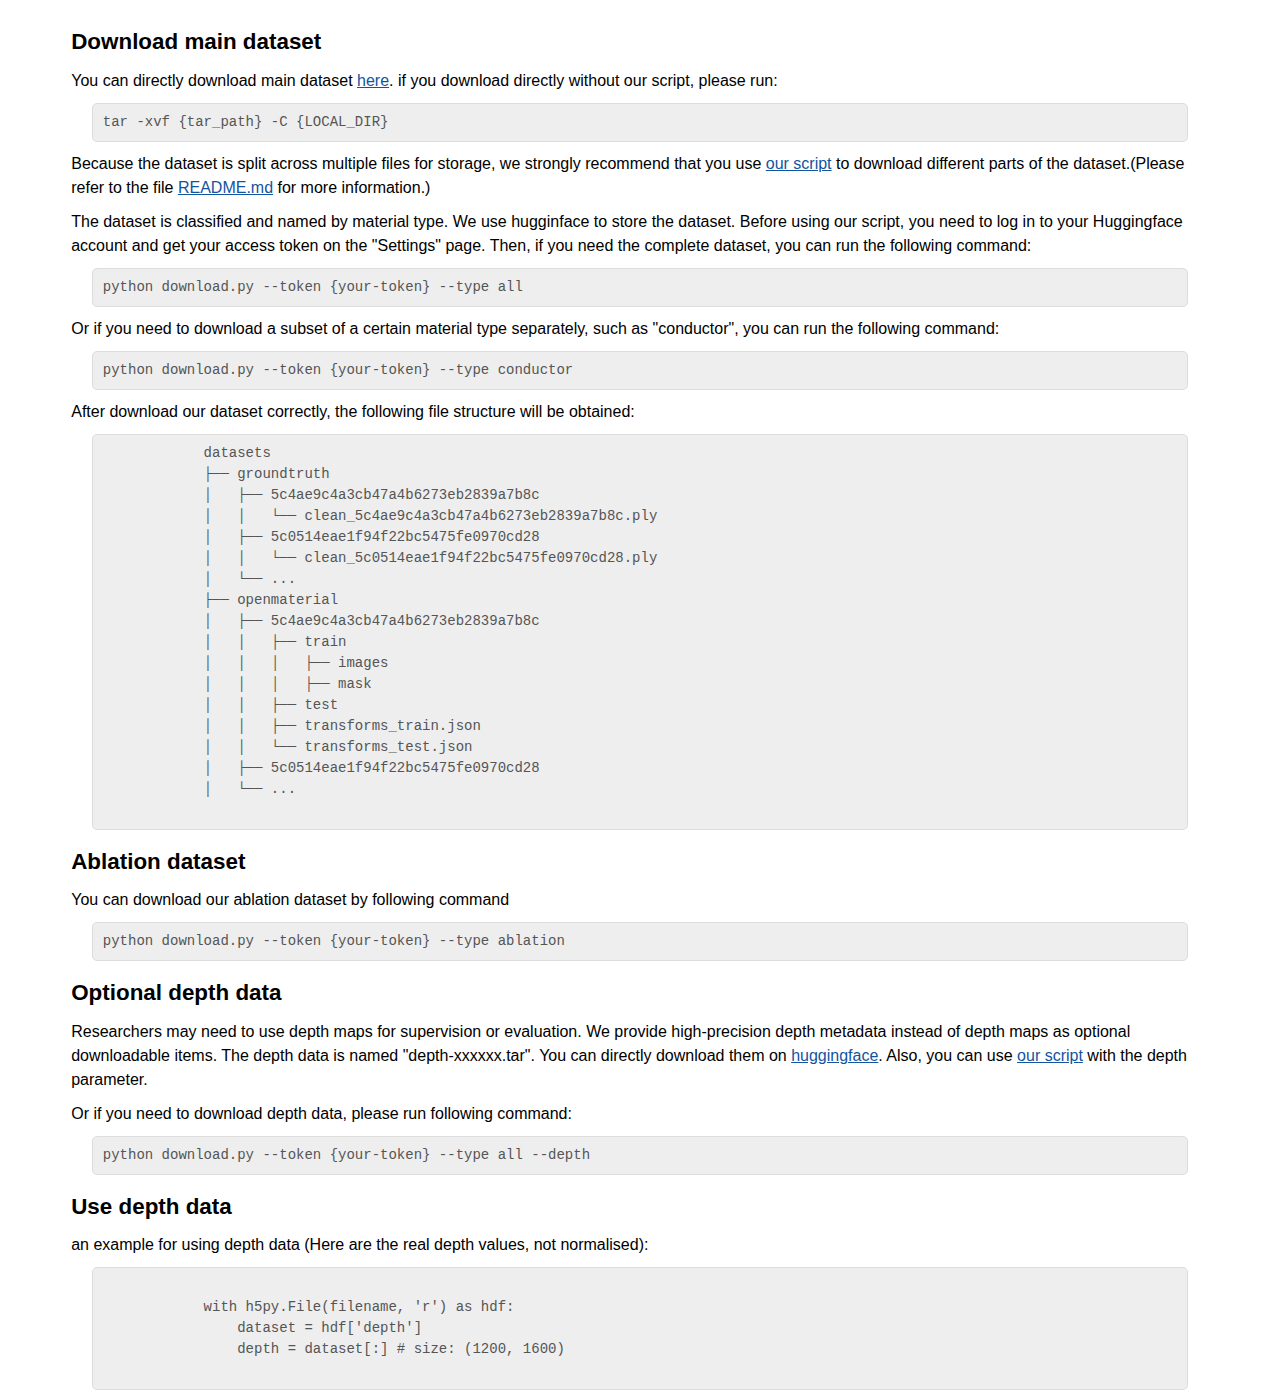
<file: static/home/download.html>
<!DOCTYPE html>
<html lang="en">

<head>
    <meta charset="UTF-8">
    <meta name="viewport" content="width=device-width, initial-scale=1.0">
    <title>3D Shape Reconstruction</title>
    <style>
        html,
        body {
            margin-top: 10px;
            font-family: Arial, sans-serif;
            overflow: visible;
        }

        .section {
            width: 100%;
            height: auto;
            overflow: visible;
        }

        .section-title {
            font-size: 1.4em;
            margin-top: 15px;
            text-align: left;
            font-weight: bold;
        }

        .container-tex {
            width: 90%;
            margin: 10px auto;
            justify-content: center;
            text-align: left;
        }

        a {
            color: #1154a0;
            font-weight: normal;
            text-decoration: underline;
        }

        a:visited {
            color: #1154a0;
        }

        a:hover {
            color: darkblue;
        }

        a:active {
            color: red;
        }

        p {
            width: 90%;
            margin: 10px auto;
            justify-content: center;
            text-align: left;
            line-height: 1.5;
        }

        pre {
            width: 85%;
            color: #555;
            margin: 8px auto;
            padding: 8px 10px;
            background: #eee;
            border: 1px solid #ddd;
            border-radius: 5px;
            overflow: auto;
            font-family: Consolas, "Courier New", monospace;
            font-size: 14px;
            line-height: 1.5;
        }

        code {
            margin: 0, auto;
            font-family: inherit;
            color: #555;
            line-height: 1.5;
        }

        pre:first-child {
            margin: 10px auto;
        }
    </style>
</head>

<body>
    <section class="section">
        <p class="section-title">Download main dataset</p>
        <p>
            You can directly download main dataset <a href="https://huggingface.co/datasets/EPFL-CVLab/OpenMaterial/"
                target="_blank">here</a>.

            if you download directly without our script, please run:
        <pre>tar -xvf {tar_path} -C {LOCAL_DIR}</pre>
        </p>
        <p>
            Because the dataset is split across multiple files for storage, we strongly recommend that you use <a
                href="https://github.com/Christy61/OpenMaterial/blob/master/download.py" target="_blank">our
                script</a> to download different parts of the dataset.(Please refer to the file <a
                href="https://github.com/Christy61/OpenMaterial/blob/master/README.md" target="_blank">README.md</a> for
            more information.)
        </p>
        <p>
            The dataset is classified and named by material type. We use hugginface to store the dataset.
            Before using our script, you need to log in to your Huggingface account and get your access token on the
            "Settings" page. Then, if you need the complete dataset, you can run the following command:
        <pre>python download.py --token {your-token} --type all</pre>
        </p>
        <p>
            Or if you need to download a subset of a certain material type separately, such as "conductor", you can run
            the following command:
        <pre>python download.py --token {your-token} --type conductor</pre>
        </p>
        <p>
            After download our dataset correctly, the following file structure will be obtained:
        <pre>
            datasets
            ├── groundtruth
            │   ├── 5c4ae9c4a3cb47a4b6273eb2839a7b8c
            │   │   └── clean_5c4ae9c4a3cb47a4b6273eb2839a7b8c.ply
            │   ├── 5c0514eae1f94f22bc5475fe0970cd28
            │   │   └── clean_5c0514eae1f94f22bc5475fe0970cd28.ply
            │   └── ... 
            ├── openmaterial
            │   ├── 5c4ae9c4a3cb47a4b6273eb2839a7b8c
            │   │   ├── train
            │   │   │   ├── images
            │   │   │   ├── mask
            │   │   ├── test
            │   │   ├── transforms_train.json
            │   │   └── transforms_test.json
            │   ├── 5c0514eae1f94f22bc5475fe0970cd28
            │   └── ... 
        </pre>
        </p>
        <p class="section-title">Ablation dataset</p>
        <p>
            You can download our ablation dataset by following command
        <pre>python download.py --token {your-token} --type ablation</pre>
        </p>
        <p class="section-title">Optional depth data</p>
        <p>
            Researchers may need to use depth maps for supervision or evaluation. We provide high-precision depth
            metadata instead of depth maps as optional downloadable items.
            The depth data is named "depth-xxxxxx.tar". You can directly download them on <a
                href="https://huggingface.co/datasets/EPFL-CVLab/OpenMaterial/" target="_blank">huggingface</a>.
            Also, you can use <a href="https://github.com/Christy61/OpenMaterial/blob/master/download.py"
                target="_blank">our
                script</a> with the depth parameter.
        </p>
        <p>
            Or if you need to download depth data, please run following command:
        <pre>python download.py --token {your-token} --type all --depth</pre>
        </p>
        <p class="section-title">Use depth data</p>
        <p>
            an example for using depth data (Here are the real depth values, not normalised):
        <pre><code>
            with h5py.File(filename, 'r') as hdf:
                dataset = hdf['depth']
                depth = dataset[:] # size: (1200, 1600)
        </code></pre>
        </p>
    </section>
</body>

</html>
</file>
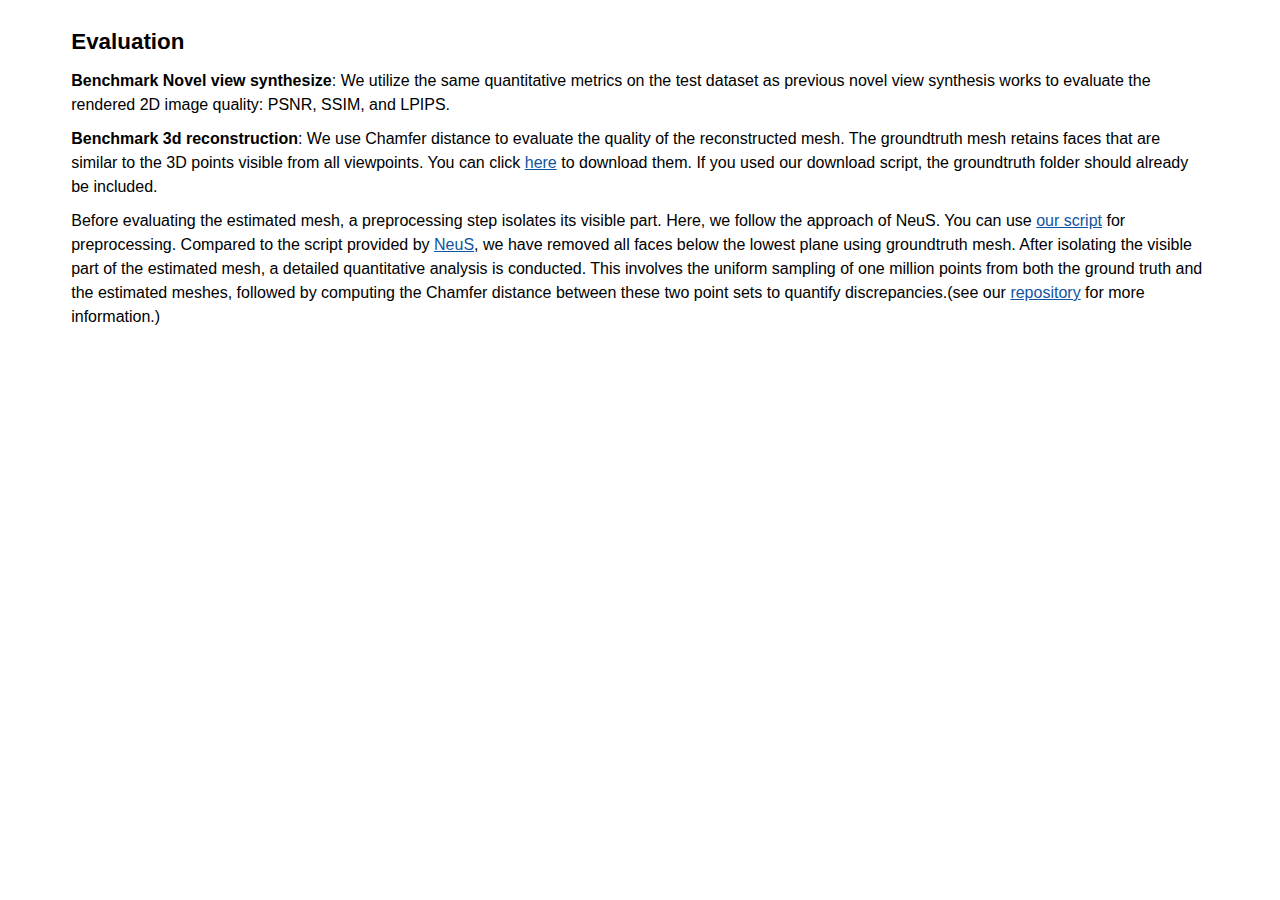
<file: static/home/eval.html>
<!DOCTYPE html>
<html lang="en">

<head>
    <meta charset="UTF-8">
    <meta name="viewport" content="width=device-width, initial-scale=1.0">
    <title>3D Shape Reconstruction</title>
    <style>
        html,
        body {
            margin-top: 10px;
            font-family: Arial, sans-serif;
            overflow: visible;
        }

        .section {
            width: 100%;
            height: fit-content;
            overflow: visible;
        }

        .section-title {
            font-size: 1.4em;
            margin-top: 15px;
            text-align: left;
            font-weight: bold;
        }

        .container-tex {
            width: 90%;
            margin: 10px auto;
            justify-content: center;
            text-align: left;
        }

        a {
            color: #1154a0;
            font-weight: normal;
            text-decoration: underline;
            line-height: 1.5;
        }

        a:visited {
            color: #1154a0;
        }

        a:hover {
            color: darkblue;
        }

        a:active {
            color: red;
        }

        p {
            width: 90%;
            margin: 10px auto;
            justify-content: center;
            text-align: left;
            line-height: 1.5;
        }
    </style>
</head>

<body>
    <section class="section">
        <p class="section-title">Evaluation</p>
        <p>
            <b>Benchmark Novel view synthesize</b>: We utilize the same quantitative metrics on the test dataset as
            previous novel view synthesis works to evaluate the rendered 2D image quality: PSNR, SSIM, and LPIPS.
        </p>
        <p>
            <b>Benchmark 3d reconstruction</b>: We use Chamfer distance to evaluate the quality of the reconstructed
            mesh.
            The groundtruth mesh retains faces that are similar to the 3D points visible from all
            viewpoints. You can click <a
                href="https://huggingface.co/datasets/EPFL-CVLab/OpenMaterial/blob/main/groundtruth.tar"
                target="_blank">here</a> to download them. If you used our download script, the groundtruth folder
            should already be included.
        </p>
        <p>
            Before evaluating the estimated mesh, a preprocessing step isolates its visible part. Here, we
            follow the approach of NeuS. You can use <a
                href="https://github.com/Christy61/OpenMaterial/blob/master/Openmaterial-main/eval/clean_mesh.py"
                target="_blank">our script</a> for preprocessing. Compared to the script provided by
            <a href="https://github.com/xxlong0/SparseNeuS/blob/main/evaluation/clean_mesh.py" target="_blank">NeuS</a>,
            we have removed all faces below the lowest plane using groundtruth mesh.
            After isolating the visible part of the estimated mesh, a detailed quantitative
            analysis is conducted. This involves the uniform sampling of one million points from both the ground
            truth and the estimated meshes, followed by computing the Chamfer distance between these two point sets to
            quantify discrepancies.(see our <a href="https://github.com/Christy61/OpenMaterial"
                target="_blank">repository</a> for more information.)
        </p>
    </section>
</body>

</html>
</file>
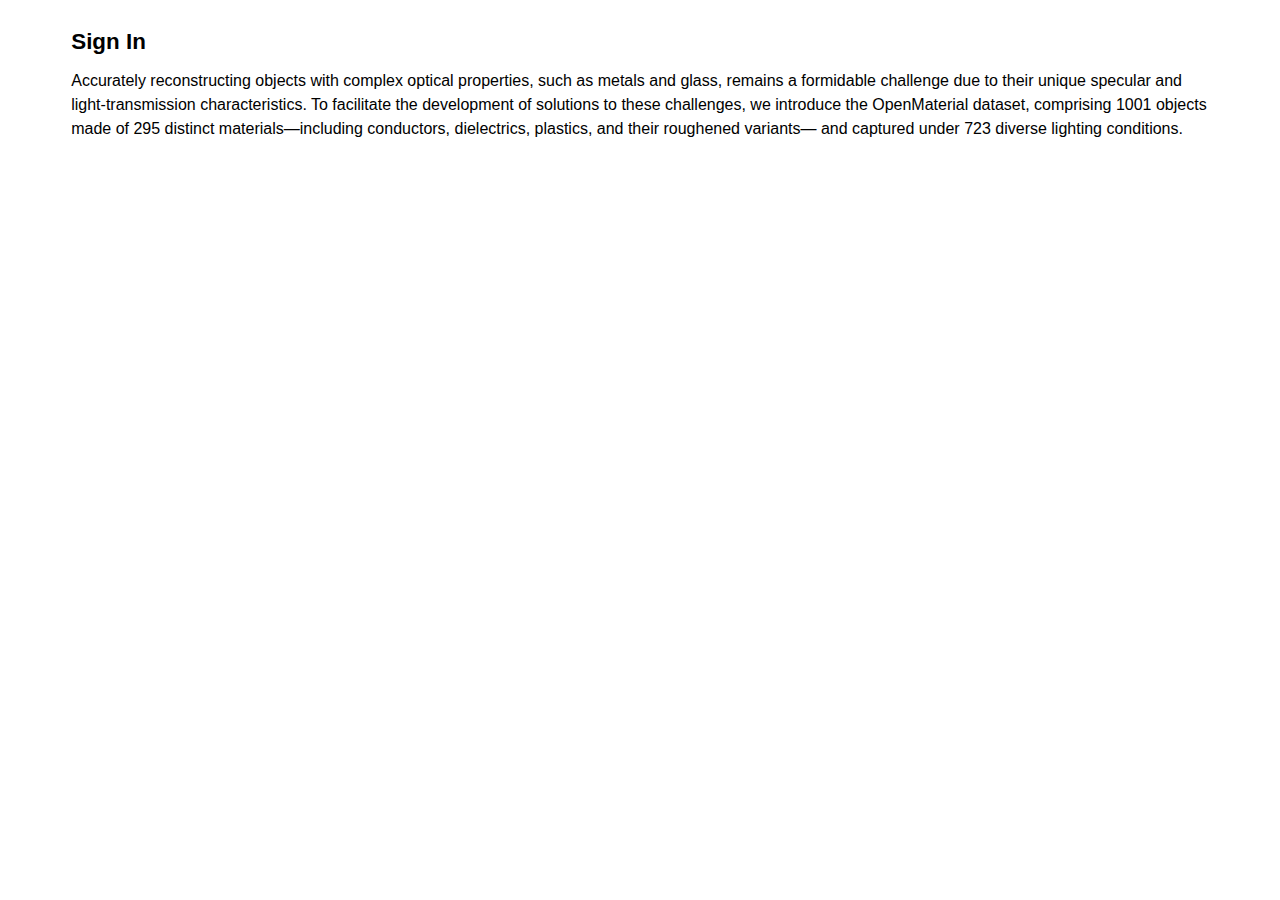
<file: static/home/submit.html>
<!DOCTYPE html>
<html lang="en">

<head>
    <meta charset="UTF-8">
    <meta name="viewport" content="width=device-width, initial-scale=1.0">
    <title>3D Shape Reconstruction</title>
    <style>
        html,
        body {
            margin-top: 10px;
            font-family: Arial, sans-serif;
            overflow: visible;
        }

        .section {
            width: 100%;
            height: fit-content;
            overflow: visible;
        }

        .section-title {
            font-size: 1.4em;
            margin-top: 15px;
            text-align: left;
            font-weight: bold;
        }

        .container-tex {
            width: 90%;
            margin: 10px auto;
            justify-content: center;
            text-align: left;
        }

        a {
            color: #1154a0;
            font-weight: normal;
            text-decoration: underline;
            line-height: 1.5;
        }

        a:visited {
            color: #1154a0;
        }

        a:hover {
            color: darkblue;
        }

        a:active {
            color: red;
        }

        p {
            width: 90%;
            margin: 10px auto;
            justify-content: center;
            text-align: left;
            line-height: 1.5;
        }
    </style>
</head>

<body>
    <section class="section">
        <p class="section-title">Sign In</p>
        <p>
            Accurately reconstructing objects with complex optical properties, such as metals and glass, remains a
            formidable challenge due to their unique specular and light-transmission characteristics. To facilitate
            the
            development of solutions to these challenges, we introduce the OpenMaterial dataset, comprising 1001
            objects made of 295 distinct materials—including conductors, dielectrics, plastics, and their roughened
            variants—
            and captured under 723 diverse lighting conditions.
        </p>
    </section>
</body>

</html>
</file>
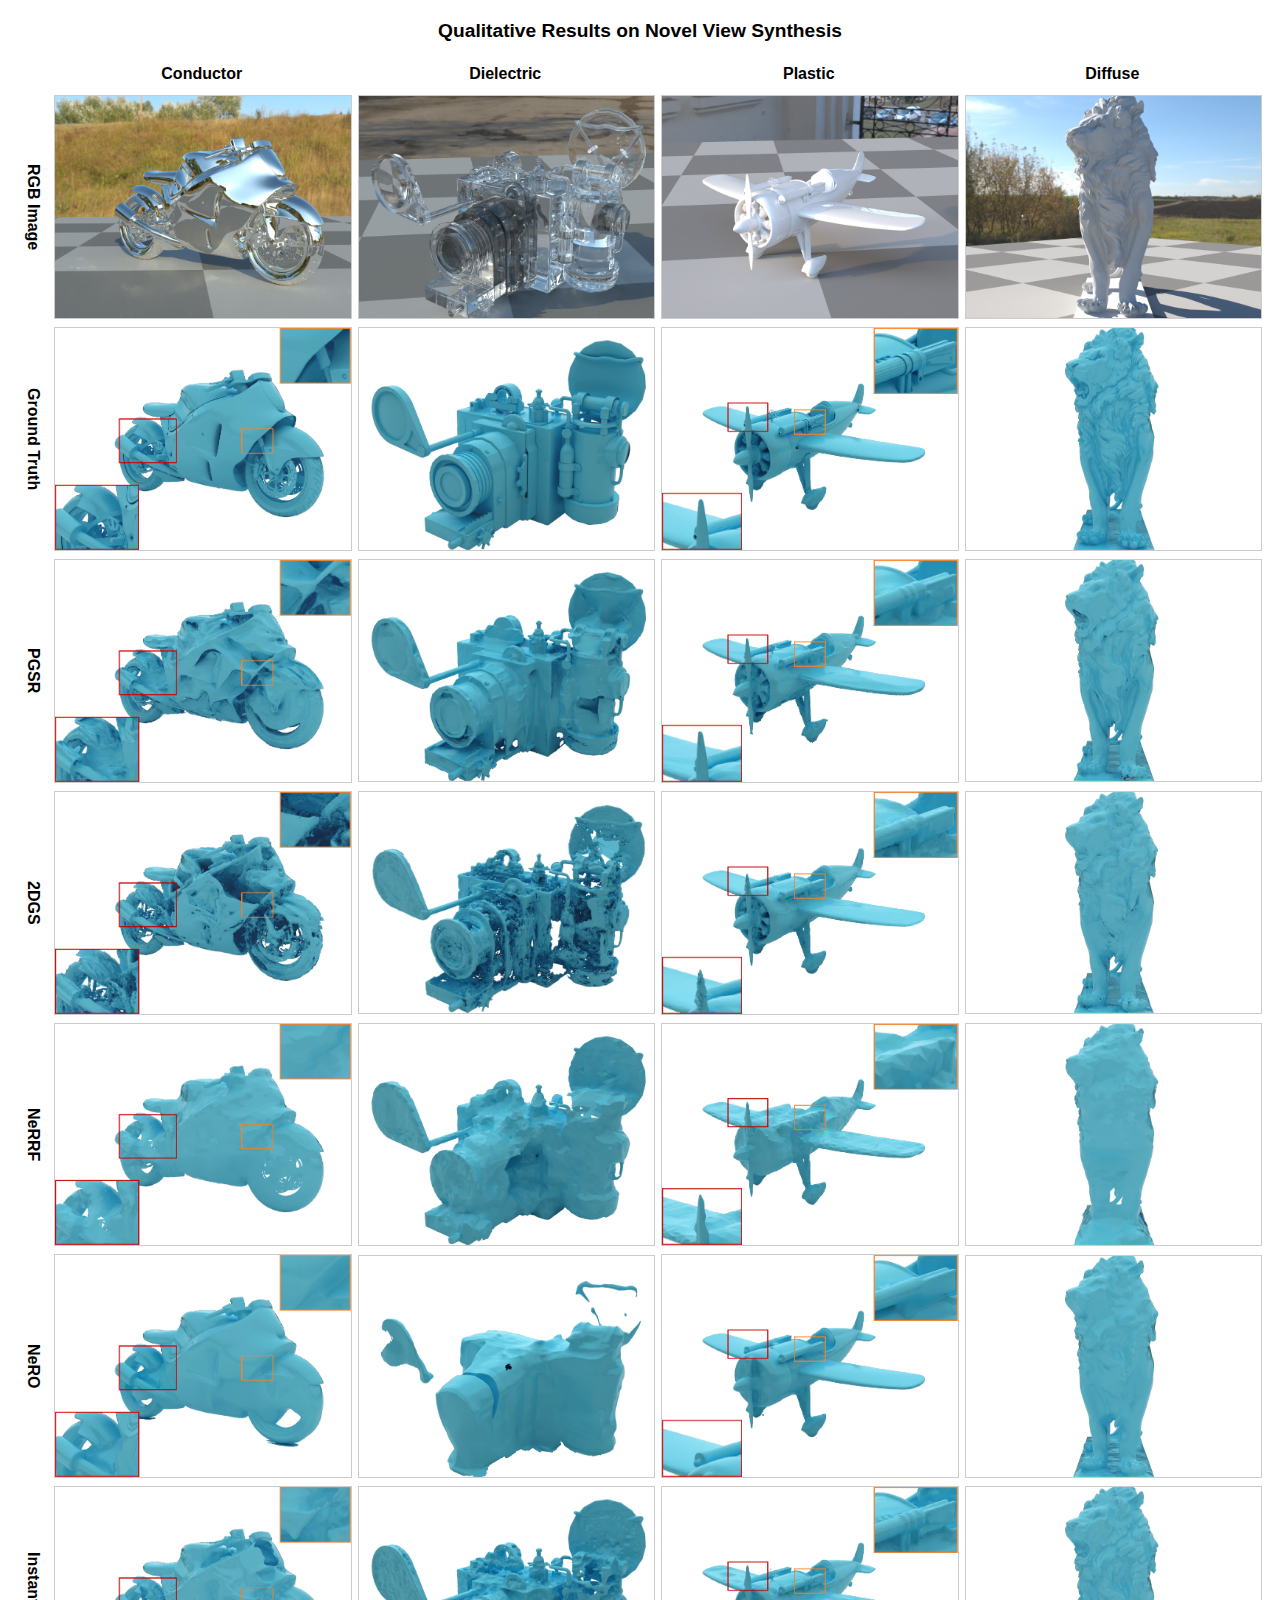
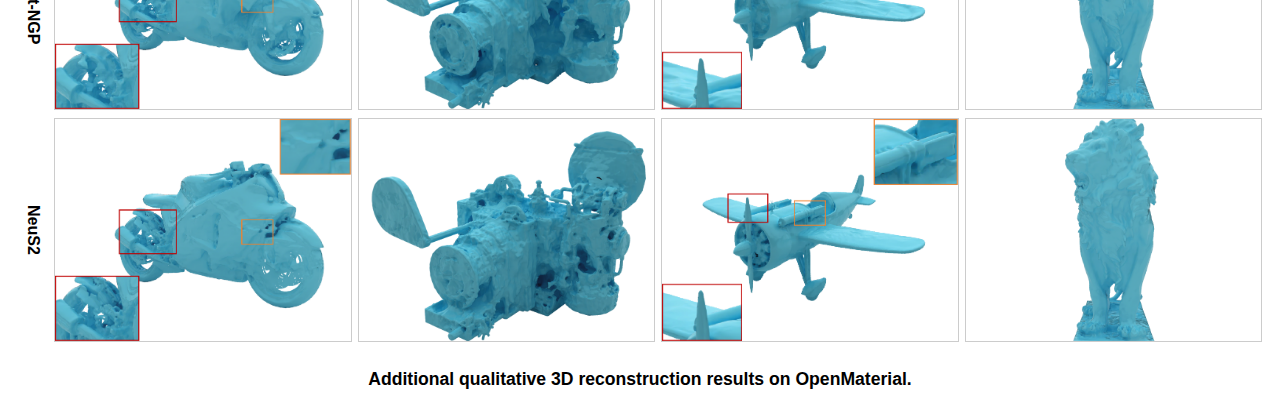
<file: static/images/comparison-neus-a.html>
<!DOCTYPE html>
<html lang="en">
<head>
  <meta charset="UTF-8" />
  <meta name="viewport" content="width=device-width, initial-scale=1.0"/>
  <title>Qualitative Result on Novel View Synthesis Task</title>
  <style>
    body {
      font-family: sans-serif;
      margin: 20px;
    }
    .grid {
      display: grid;
      grid-template-columns: auto repeat(4, 1fr);
      gap: 8px;
      align-items: center;
      width: 100%;
    }
    .header-cell {
      text-align: center;
      font-weight: bold;
      font-size: 1rem;
      padding: 4px 0;
    }
    .row-label {
      writing-mode: vertical-rl;
      text-orientation: sideways;
      glyph-orientation-vertical: -90deg;
      font-weight: bold;
      font-size: 1rem;
      text-align: center;
      padding: 4px;
    }
    .grid img {
      width: 100%;
      height: auto;
      display: block;
      border: 1px solid #ccc;
    }
    .section-title {
      text-align: center;
      font-weight: bold;
      margin-bottom: 1em;
      font-size: 1.2rem;
    }
    .caption {
      text-align: center;
      font-size: 1.1rem;
      margin-top: 1.5em;
    }
  </style>
</head>
<body>

  <div class="section-title">Qualitative Results on Novel View Synthesis</div>

  <div class="grid">

    <div></div>
    <div class="header-cell">Conductor</div>
    <div class="header-cell">Dielectric</div>
    <div class="header-cell">Plastic</div>
    <div class="header-cell">Diffuse</div>

    <div class="row-label">RGB Image</div>
    <img src="vis-neus-c/gt_df894b66e2e54b558a43497becb94ff0-conductor.png" alt="2D GT Conductor">
    <img src="vis-neus-c/gt_a2210a0ba6834141af3bf83ee1e03f07-dielectric.png" alt="2D GT Dielectric">
    <img src="vis-neus-c/gt_ff7e50857e0140f99f1885f3d2c9e4d3-plastic.png" alt="2D GT Plastic">
    <img src="vis-neus-c/gt_7f350ea007a8462abe573f870a432679-diffuse.png" alt="2D GT Diffuse">

    <div class="row-label">Ground Truth</div>
    <img src="vis-neus-c/gt_df894b66e2e54b558a43497becb94ff0_11.png" alt="GT Conductor">
    <img src="vis-neus-c/gt_a2210a0ba6834141af3bf83ee1e03f07_3.png" alt="GT Dielectric">
    <img src="vis-neus-c/gt_ff7e50857e0140f99f1885f3d2c9e4d3_3.png" alt="GT Plastic">
    <img src="vis-neus-c/gt_7f350ea007a8462abe573f870a432679_10.png" alt="GT Diffuse">

    <div class="row-label">PGSR</div>
    <img src="vis-neus-c/PGSR_df894b66e2e54b558a43497becb94ff0_11.png" alt="PGSR Conductor">
    <img src="vis-neus-c/PGSR_a2210a0ba6834141af3bf83ee1e03f07_3.png" alt="PGSR Dielectric">
    <img src="vis-neus-c/PGSR_ff7e50857e0140f99f1885f3d2c9e4d3_3.png" alt="PGSR Plastic">
    <img src="vis-neus-c/PGSR_7f350ea007a8462abe573f870a432679_10.png" alt="PGSR Diffuse">

    <div class="row-label">2DGS</div>
    <img src="vis-neus-c/2dgs_df894b66e2e54b558a43497becb94ff0_11.png" alt="2DGS Conductor">
    <img src="vis-neus-c/2dgs_a2210a0ba6834141af3bf83ee1e03f07_3.png" alt="2DGS Dielectric">
    <img src="vis-neus-c/2dgs_ff7e50857e0140f99f1885f3d2c9e4d3_3.png" alt="2DGS Plastic">
    <img src="vis-neus-c/2dgs_7f350ea007a8462abe573f870a432679_10.png" alt="2DGS Diffuse">

    <div class="row-label">NeRRF</div>
    <img src="vis-neus-c/nerrf_df894b66e2e54b558a43497becb94ff0_11.png" alt="NeRRF Conductor">
    <img src="vis-neus-c/nerrf_a2210a0ba6834141af3bf83ee1e03f07_3.png" alt="NeRRF Dielectric">
    <img src="vis-neus-c/nerrf_ff7e50857e0140f99f1885f3d2c9e4d3_3.png" alt="NeRRF Plastic">
    <img src="vis-neus-c/nerrf_7f350ea007a8462abe573f870a432679_10.png" alt="NeRRF Diffuse">

    <div class="row-label">NeRO</div>
    <img src="vis-neus-c/NeRO_df894b66e2e54b558a43497becb94ff0_11.png" alt="NeRO Conductor">
    <img src="vis-neus-c/NeRO_a2210a0ba6834141af3bf83ee1e03f07_3.png" alt="NeRO Dielectric">
    <img src="vis-neus-c/NeRO_ff7e50857e0140f99f1885f3d2c9e4d3_3.png" alt="NeRO Plastic">
    <img src="vis-neus-c/NeRO_7f350ea007a8462abe573f870a432679_10.png" alt="NeRO Diffuse">

    <div class="row-label">Instant-NGP</div>
    <img src="vis-neus-c/instant-nsr-pl-wmask_df894b66e2e54b558a43497becb94ff0_11.png" alt="Instant-NGP Conductor">
    <img src="vis-neus-c/instant-nsr-pl-wmask_a2210a0ba6834141af3bf83ee1e03f07_3.png" alt="Instant-NGP Dielectric">
    <img src="vis-neus-c/instant-nsr-pl-wmask_ff7e50857e0140f99f1885f3d2c9e4d3_3.png" alt="Instant-NGP Plastic">
    <img src="vis-neus-c/instant-nsr-pl-wmask_7f350ea007a8462abe573f870a432679_10.png" alt="Instant-NGP Diffuse">

    <div class="row-label">NeuS2</div>
    <img src="vis-neus-c/neus2_df894b66e2e54b558a43497becb94ff0_11.png" alt="NeuS2 Conductor">
    <img src="vis-neus-c/neus2_a2210a0ba6834141af3bf83ee1e03f07_3.png" alt="NeuS2 Dielectric">
    <img src="vis-neus-c/neus2_ff7e50857e0140f99f1885f3d2c9e4d3_3.png" alt="NeuS2 Plastic">
    <img src="vis-neus-c/neus2_7f350ea007a8462abe573f870a432679_10.png" alt="NeuS2 Diffuse">
  </div>

  <div class="caption">
    <strong>Additional qualitative 3D reconstruction results on OpenMaterial.</strong> 
  </div>

</body>
</html>
</file>
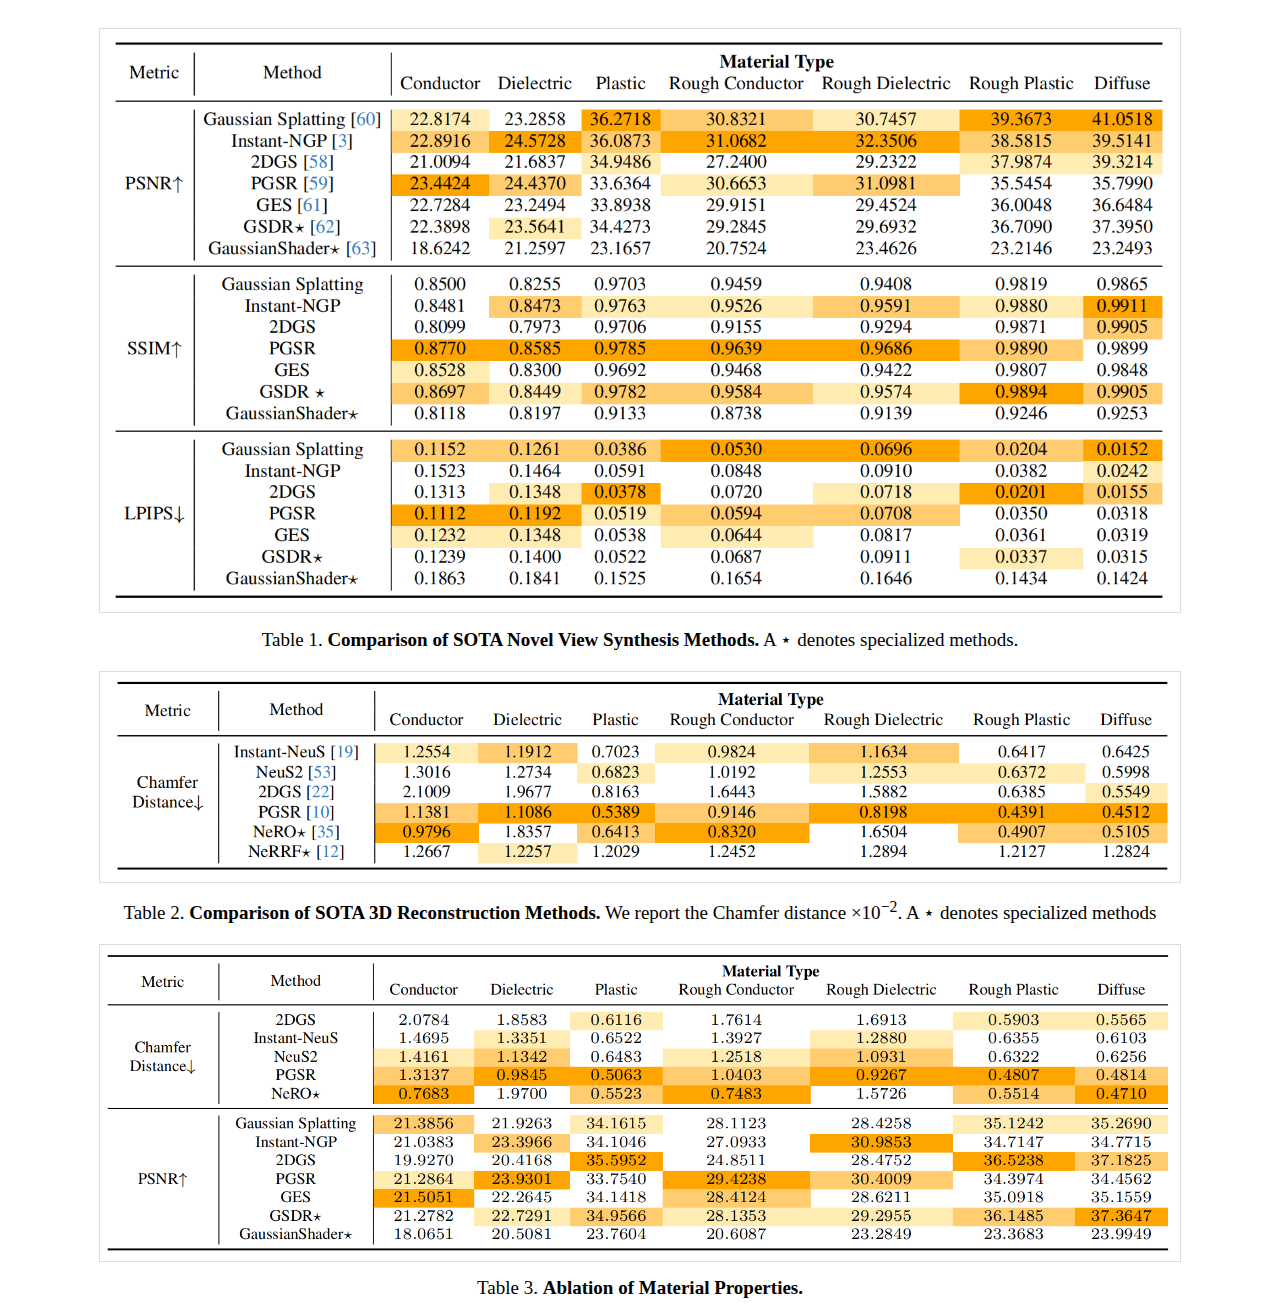
<file: static/images/table.html>
<!DOCTYPE html>
<html lang="en">

<head>
    <meta charset="UTF-8">
    <meta name="viewport" content="width=device-width, initial-scale=1.0">
    <title>Metrics Comparison of SOTA Methods</title>
    <style>
        .container-n {
            width: 90%;
            margin: 0 auto;
            justify-content: center;
            display: flex;
            flex-direction: column;
            gap: 0px;
        }

        .row {
            display: flex;
            justify-content: space-between;
            margin-top: 0px;
        }

        .column_left {
            flex: 0 0 47.38%;
        }

        .column_right {
            flex: 0 0 52.12%;
        }

        .grid {
            display: grid;
            grid-template-columns: repeat(3, 1fr);
            gap: 2px;
        }

        .sub-caption {
            text-align: center;
            font-size: 20px;
            font-weight: bold;
            margin-top: -5px;
            margin-bottom: 6px;
        }

        img {
            width: 100%;
            height: auto;
            border: 1px solid #ddd;
        }

        .caption {
            text-align: center;
            font-size: 19px;
            margin-top: 10px;
        }
    </style>
</head>

<body>

    <div class="container-n">
        <img src="table/comp_table_nerf.png"
            style="width:95%; margin-left:auto; margin-right:auto; margin-top:20px; margin-bottom:5px; display:block">
    </div>
    <div class="caption">
        Table 1. <strong>Comparison of SOTA Novel View Synthesis Methods.</strong> A ⋆ denotes specialized methods.
    </div>

    <div class="container-n">
        <img src="table/comp_table_neus.png"
            style="width:95%; margin-left:auto; margin-right:auto; margin-top:20px; margin-bottom:5px; display:block">
    </div>
    <div class="caption">
        Table 2. <strong>Comparison of SOTA 3D Reconstruction Methods.</strong> We report the Chamfer distance ×10<sup>−2</sup>. A ⋆ denotes specialized methods
    </div>

    <div class="container-n">
        <img src="table/comp_table_ablation.png"
            style="width:95%; margin-left:auto; margin-right:auto; margin-top:20px; margin-bottom:5px; display:block">
    </div>
    <div class="caption">
        Table 3. <strong>Ablation of Material Properties.</strong>
    </div>

</body>

</html>
</file>
